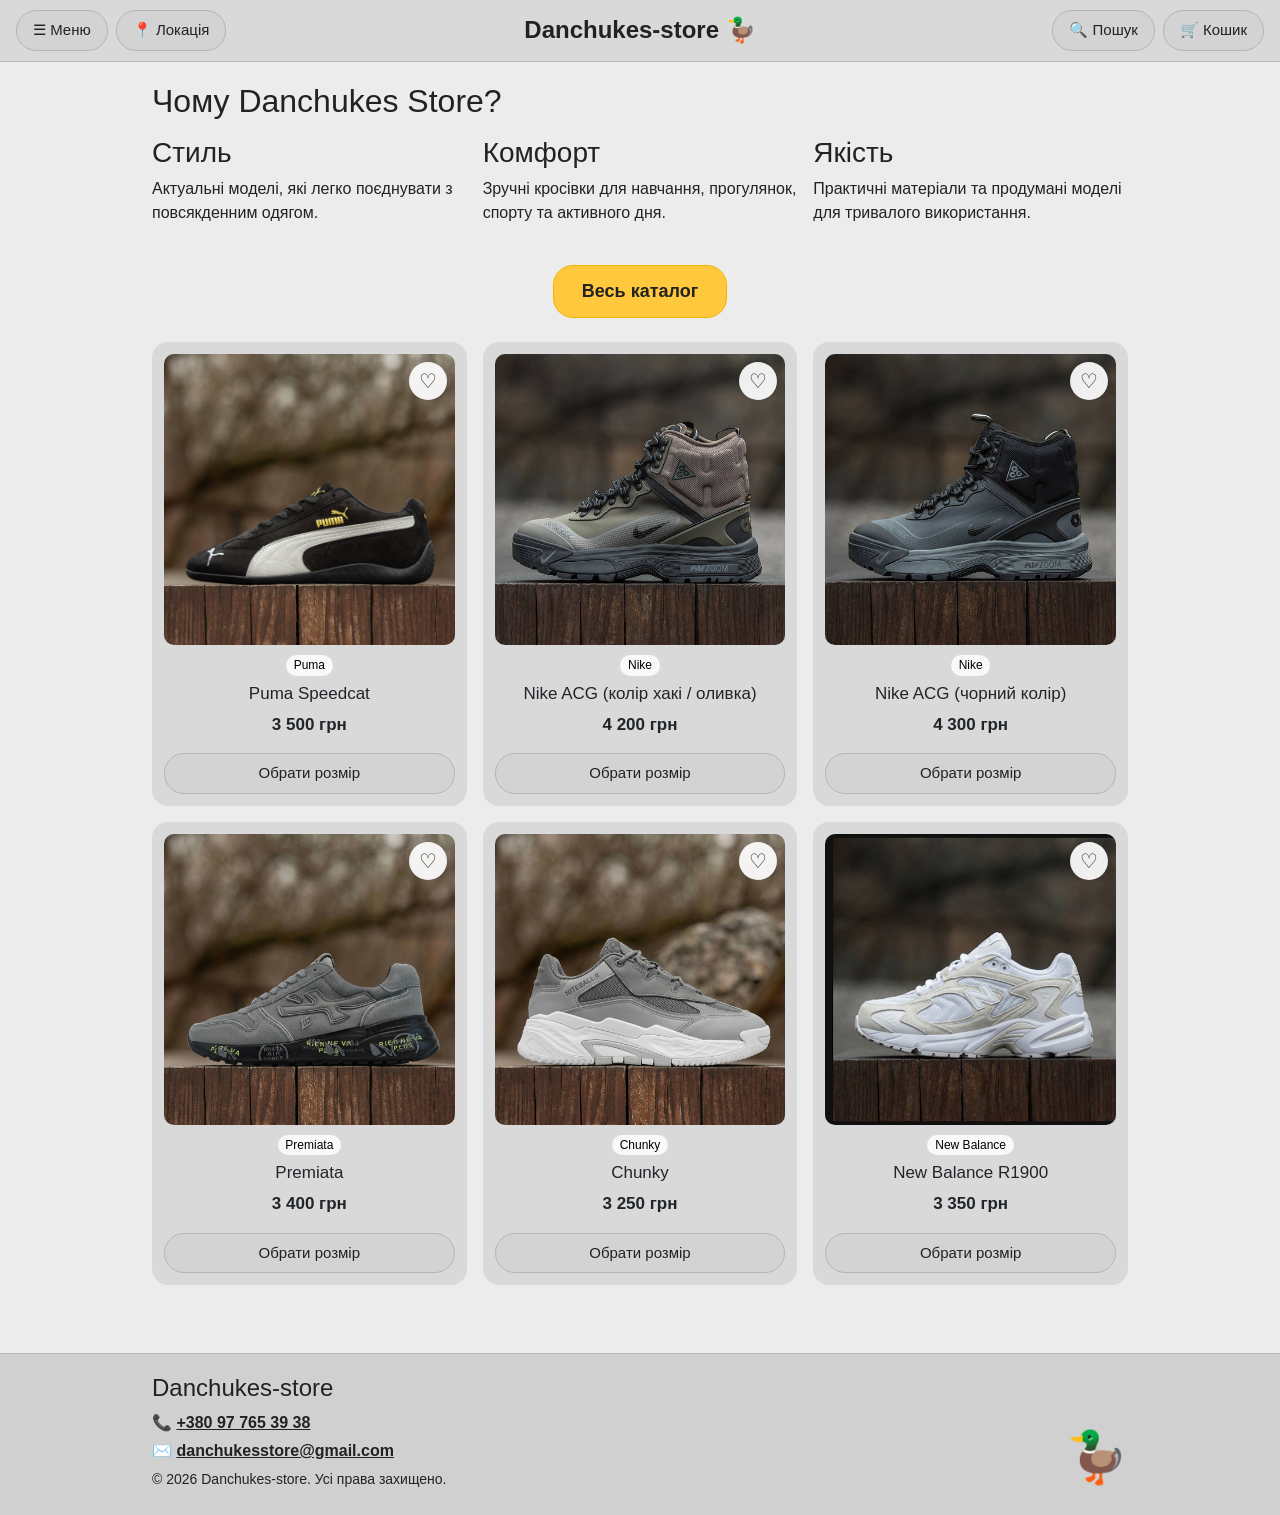
<file: index.html>
<!DOCTYPE html>
<html lang="uk">
<head>
    <meta charset="UTF-8">
    <meta name="viewport" content="width=device-width, initial-scale=1.0">
    <title>Danchukes-store — магазин кросівок у Львові</title>
    <meta name="description" content="Danchukes-store — стильні та зручні кросівки Nike, New Balance, Puma, Salomon та інших брендів. Доставка Новою Поштою по всій Україні.">
    <link rel="canonical" href="https://romko98765432-dot.github.io/danchukes-store/">
    <!-- Превʼю посилання в Telegram, Instagram, Viber, Facebook -->
    <meta property="og:type" content="website">
    <meta property="og:site_name" content="Danchukes-store">
    <meta property="og:locale" content="uk_UA">
    <meta property="og:title" content="Danchukes-store — магазин кросівок у Львові">
    <meta property="og:description" content="Nike, New Balance, Puma, Salomon та інші. Доставка Новою Поштою по всій Україні.">
    <meta property="og:url" content="https://romko98765432-dot.github.io/danchukes-store/">
    <meta property="og:image" content="https://romko98765432-dot.github.io/danchukes-store/img/1.jpg">
    <link rel="icon" href="data:image/svg+xml,<svg xmlns='http://www.w3.org/2000/svg' viewBox='0 0 100 100'><text y='.9em' font-size='90'>%F0%9F%A6%86</text></svg>">
    <!-- Bootstrap 5 (підключення через CDN) -->
    <link href="https://cdn.jsdelivr.net/npm/bootstrap@5.3.3/dist/css/bootstrap.min.css" rel="stylesheet">
    <!-- Свої стилі підключаємо ПІСЛЯ Bootstrap, щоб вони могли його перевизначати -->
    <link rel="stylesheet" href="style.css">
</head>
<body>

    <header class="header header-home" id="top">
        <div class="d-flex gap-2">
            <!-- Меню та локація: випадаючі вікна через <details> -->
            <details class="dropdown">
                <summary>☰<span class="hide-sm"> Меню</span></summary>
                <div class="panel shadow">
                    <h3 class="h5">Danchukes-store 🦆</h3>
                    <ul class="menu list-unstyled">
                        <li><a href="catalog.html">🛍 Каталог</a></li>
                        <li><a href="cart.html">🛒 Кошик</a></li>
                        <li><a href="contacts.html">📞 Контакти</a></li>
                        <li><a href="about.html">ℹ️ Про нас</a></li>
                    </ul>
                    <div class="socials d-flex justify-content-center gap-3 mt-2">
                        <a href="https://instagram.com" target="_blank" rel="noopener"><img src="icons/inst.png" alt="Instagram"></a>
                        <a href="https://t.me" target="_blank" rel="noopener"><img src="icons/tlg.png" alt="Telegram"></a>
                        <a href="https://facebook.com" target="_blank" rel="noopener"><img src="icons/fcb.png" alt="Facebook"></a>
                    </div>
                </div>
            </details>

            <details class="dropdown">
                <summary>📍<span class="hide-sm"> Локація</span></summary>
                <div class="panel shadow">
                    <h3 class="h5">📍 Наші магазини</h3>
                    <p><b>Магазин 1 (Центр)</b><br>
                    м. Львів, вул. Городоцька, 120<br>
                    Щодня з 10:00 до 20:00<br>
                    <a href="tel:+380977653938">+380 97 765 39 38</a></p>
                    <p class="mb-0"><b>Магазин 2 (ТРЦ King Cross)</b><br>
                    м. Львів, вул. Стрийська, 30<br>
                    Щодня з 10:00 до 22:00<br>
                    <a href="tel:+380977653939">+380 97 765 39 39</a></p>
                </div>
            </details>
        </div>

        <h1 class="logo"><a href="index.html">Danchukes-store 🦆</a></h1>

        <div class="d-flex gap-2 justify-content-end">
            <!-- Пошук: веде в каталог, там список фільтрується за запитом -->
            <details class="dropdown right">
                <summary>🔍<span class="hide-sm"> Пошук</span></summary>
                <div class="panel shadow">
                    <form action="catalog.html" role="search">
                        <input type="search" name="q" class="form-control rounded-pill" placeholder="Я шукаю..." aria-label="Пошук моделі">
                    </form>
                </div>
            </details>
            <a class="btn" href="cart.html">🛒<span class="hide-sm"> Кошик</span> <span class="cart-count" data-cart-count hidden>0</span></a>
        </div>
    </header>

    <main class="container">
        <!-- Bootstrap Carousel: слайдер із моделями, гортається сам кожні 5 секунд -->
        <section class="why mb-4">
            <h2 class="mb-3">Чому Danchukes Store?</h2>
            <!-- Bootstrap-сітка: на телефоні 1 колонка, на комп'ютері 3 -->
            <div class="row g-3">
                <div class="col-md-4">
                    <h3>Стиль</h3>
                    <p>Актуальні моделі, які легко поєднувати з повсякденним одягом.</p>
                </div>
                <div class="col-md-4">
                    <h3>Комфорт</h3>
                    <p>Зручні кросівки для навчання, прогулянок, спорту та активного дня.</p>
                </div>
                <div class="col-md-4">
                    <h3>Якість</h3>
                    <p>Практичні матеріали та продумані моделі для тривалого використання.</p>
                </div>
            </div>
        </section>

        <div class="text-center my-4">
            <a class="btn btn-big btn-main" href="catalog.html">Весь каталог</a>
        </div>

        <!-- Картки товарів підставляє shop.js зі списку PRODUCTS (моделі з HOME_PRODUCTS) -->
        <section id="featured" class="row row-cols-2 row-cols-md-3 g-3"></section>

        <!-- «Ви нещодавно переглядали» показує shop.js, якщо покупець уже відкривав товари -->
        <section id="recent" class="mt-5" hidden></section>
    </main>

    <footer class="footer mt-5">
        <div class="container d-flex justify-content-between align-items-end">
            <div>
                <h2 class="h4">Danchukes-store</h2>
                <p>📞 <a href="tel:+380977653938"><strong>+380 97 765 39 38</strong></a></p>
                <p>✉️ <a href="mailto:danchukesstore@gmail.com"><strong>danchukesstore@gmail.com</strong></a></p>
                <p><small>© 2026 Danchukes-store. Усі права захищено.</small></p>
            </div>
            <div class="footer-duck">🦆</div>
        </div>
    </footer>

    <script src="shop.js"></script>
</body>
</html>
</file>
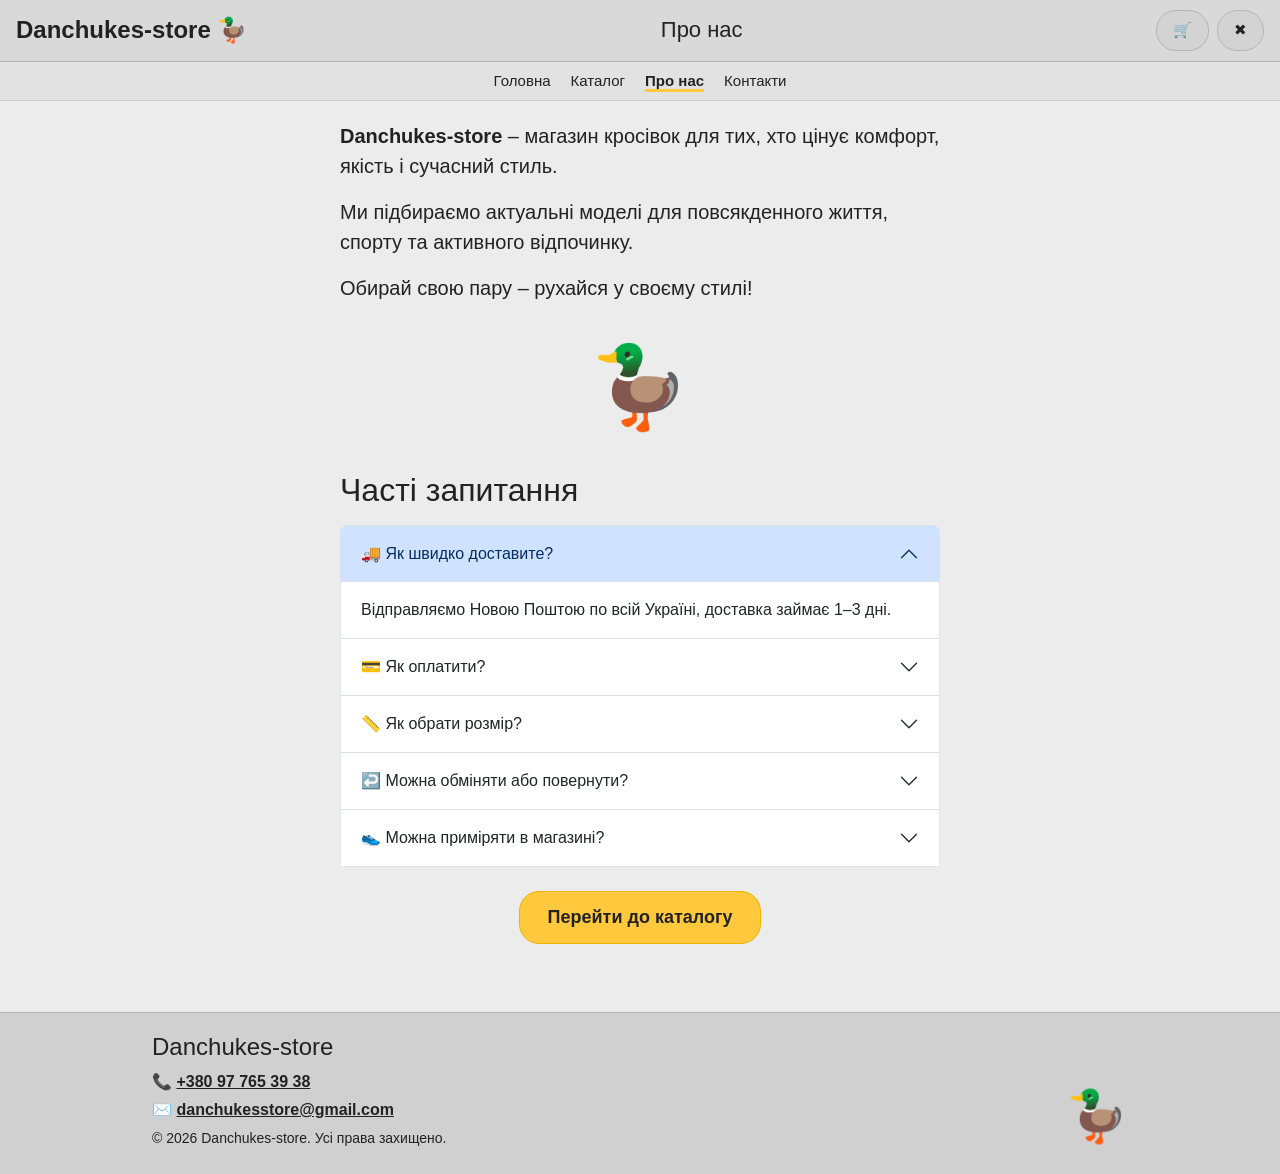
<file: about.html>
<!DOCTYPE html>
<html lang="uk">
<head>
    <meta charset="UTF-8">
    <meta name="viewport" content="width=device-width, initial-scale=1.0">
    <title>Про нас - Danchukes-store</title>
    <meta name="description" content="Danchukes-store — магазин кросівок для тих, хто цінує комфорт, якість і сучасний стиль.">
    <link rel="canonical" href="https://romko98765432-dot.github.io/danchukes-store/about.html">
    <meta property="og:type" content="website">
    <meta property="og:site_name" content="Danchukes-store">
    <meta property="og:locale" content="uk_UA">
    <meta property="og:title" content="Про нас — Danchukes-store">
    <meta property="og:description" content="Магазин кросівок для тих, хто цінує комфорт, якість і сучасний стиль.">
    <meta property="og:url" content="https://romko98765432-dot.github.io/danchukes-store/about.html">
    <meta property="og:image" content="https://romko98765432-dot.github.io/danchukes-store/img/1.jpg">
    <link rel="icon" href="data:image/svg+xml,<svg xmlns='http://www.w3.org/2000/svg' viewBox='0 0 100 100'><text y='.9em' font-size='90'>%F0%9F%A6%86</text></svg>">
    <!-- Bootstrap 5 (підключення через CDN) -->
    <link href="https://cdn.jsdelivr.net/npm/bootstrap@5.3.3/dist/css/bootstrap.min.css" rel="stylesheet">
    <!-- Свої стилі підключаємо ПІСЛЯ Bootstrap, щоб вони могли його перевизначати -->
    <link rel="stylesheet" href="style.css">
</head>
<body>

    <header class="header header-page" id="top">
        <a class="logo" href="index.html">Danchukes-store 🦆</a>
        <h1>Про нас</h1>
        <div class="d-flex gap-2">
            <a class="btn" href="cart.html" aria-label="Кошик">🛒 <span class="cart-count" data-cart-count hidden>0</span></a>
            <a class="btn" href="index.html" aria-label="На головну">✖</a>
        </div>
    </header>
    <nav class="subnav">
        <a href="index.html">Головна</a>
        <a href="catalog.html">Каталог</a>
        <a href="about.html" aria-current="page">Про нас</a>
        <a href="contacts.html">Контакти</a>
    </nav>

    <main class="container">
        <section class="text-block mx-auto fs-5">
            <p><strong>Danchukes-store</strong> – магазин кросівок для тих, хто цінує комфорт, якість і сучасний стиль.</p>
            <p>Ми підбираємо актуальні моделі для повсякденного життя, спорту та активного відпочинку.</p>
            <p>Обирай свою пару – рухайся у своєму стилі!</p>
            <div class="big-emoji text-center my-4">🦆</div>
        </section>

        <!-- Bootstrap Accordion: часті запитання, відкривається по одному -->
        <section class="text-block mx-auto mt-4">
            <h2 class="mb-3">Часті запитання</h2>
            <!-- Bootstrap Accordion на звичайних <details> — без JavaScript.
                 Однаковий name="faq" робить так, що відкрита лише одна відповідь -->
            <div class="accordion css-accordion">
                <details class="accordion-item" name="faq" open>
                    <summary class="accordion-button">🚚 Як швидко доставите?</summary>
                    <div class="accordion-body">Відправляємо Новою Поштою по всій Україні, доставка займає 1–3 дні.</div>
                </details>
                <details class="accordion-item" name="faq">
                    <summary class="accordion-button">💳 Як оплатити?</summary>
                    <div class="accordion-body">Оплата при отриманні у відділенні або поштоматі Нової Пошти. Передоплата не потрібна.</div>
                </details>
                <details class="accordion-item" name="faq">
                    <summary class="accordion-button">📏 Як обрати розмір?</summary>
                    <div class="accordion-body">На сторінці кожної моделі натисніть «📏 Як обрати розмір?», там є таблиця розмірів EU з довжиною стопи в сантиметрах.</div>
                </details>
                <details class="accordion-item" name="faq">
                    <summary class="accordion-button">↩️ Можна обміняти або повернути?</summary>
                    <div class="accordion-body">Так, протягом 14 днів. Зателефонуйте нам за номером <a href="tel:+380977653938">+380 97 765 39 38</a>, і ми підкажемо, як це зробити.</div>
                </details>
                <details class="accordion-item" name="faq">
                    <summary class="accordion-button">👟 Можна приміряти в магазині?</summary>
                    <div class="accordion-body">Так, приходьте у наші магазини у Львові: вул. Городоцька, 120 (щодня 10:00–20:00) або ТРЦ King Cross, вул. Стрийська, 30 (щодня 10:00–22:00).</div>
                </details>
            </div>

            <div class="text-center mt-4">
                <a class="btn btn-big btn-main" href="catalog.html">Перейти до каталогу</a>
            </div>
        </section>
    </main>

    <footer class="footer mt-5">
        <div class="container d-flex justify-content-between align-items-end">
            <div>
                <h2 class="h4">Danchukes-store</h2>
                <p>📞 <a href="tel:+380977653938"><strong>+380 97 765 39 38</strong></a></p>
                <p>✉️ <a href="mailto:danchukesstore@gmail.com"><strong>danchukesstore@gmail.com</strong></a></p>
                <p><small>© 2026 Danchukes-store. Усі права захищено.</small></p>
            </div>
            <div class="footer-duck">🦆</div>
        </div>
    </footer>

    <script src="shop.js"></script>
</body>
</html>
</file>
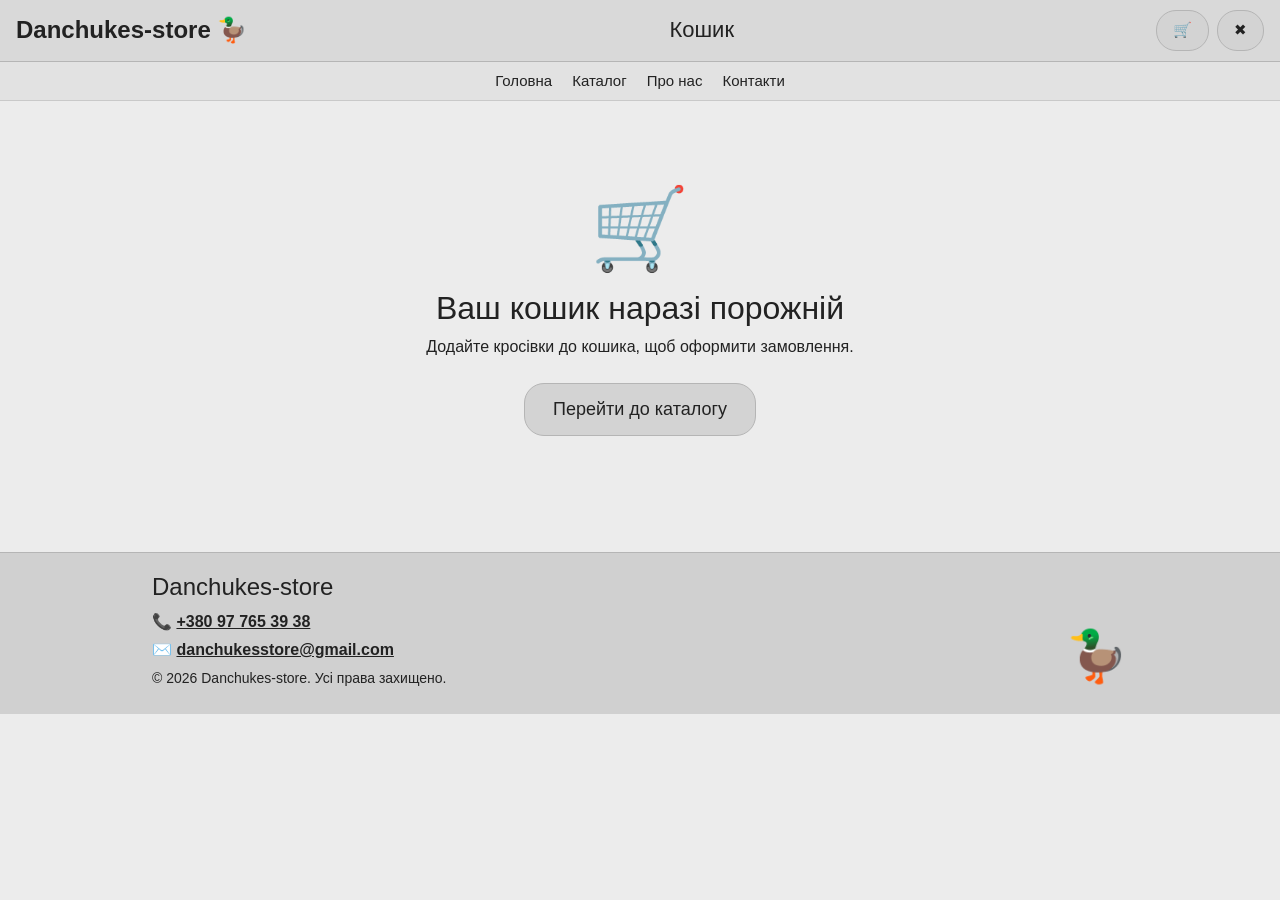
<file: cart.html>
<!DOCTYPE html>
<html lang="uk">
<head>
    <meta charset="UTF-8">
    <meta name="viewport" content="width=device-width, initial-scale=1.0">
    <title>Кошик - Danchukes-store</title>
    <meta name="description" content="Ваш кошик у Danchukes-store: змініть розмір чи кількість і оформіть замовлення.">
    <link rel="icon" href="data:image/svg+xml,<svg xmlns='http://www.w3.org/2000/svg' viewBox='0 0 100 100'><text y='.9em' font-size='90'>%F0%9F%A6%86</text></svg>">
    <!-- Bootstrap 5 (підключення через CDN) -->
    <link href="https://cdn.jsdelivr.net/npm/bootstrap@5.3.3/dist/css/bootstrap.min.css" rel="stylesheet">
    <!-- Свої стилі підключаємо ПІСЛЯ Bootstrap, щоб вони могли його перевизначати -->
    <link rel="stylesheet" href="style.css">
</head>
<body>

    <header class="header header-page" id="top">
        <a class="logo" href="index.html">Danchukes-store 🦆</a>
        <h1>Кошик</h1>
        <div class="d-flex gap-2">
            <a class="btn" href="cart.html" aria-label="Кошик">🛒 <span class="cart-count" data-cart-count hidden>0</span></a>
            <a class="btn" href="index.html" aria-label="На головну">✖</a>
        </div>
    </header>
    <nav class="subnav">
        <a href="index.html">Головна</a>
        <a href="catalog.html">Каталог</a>
        <a href="about.html">Про нас</a>
        <a href="contacts.html">Контакти</a>
    </nav>

    <main class="container">
        <!-- Товари в кошику (або «кошик порожній») показує shop.js -->
        <div id="cart-page"></div>
    </main>

    <footer class="footer mt-5">
        <div class="container d-flex justify-content-between align-items-end">
            <div>
                <h2 class="h4">Danchukes-store</h2>
                <p>📞 <a href="tel:+380977653938"><strong>+380 97 765 39 38</strong></a></p>
                <p>✉️ <a href="mailto:danchukesstore@gmail.com"><strong>danchukesstore@gmail.com</strong></a></p>
                <p><small>© 2026 Danchukes-store. Усі права захищено.</small></p>
            </div>
            <div class="footer-duck">🦆</div>
        </div>
    </footer>

    <script src="shop.js"></script>
</body>
</html>
</file>
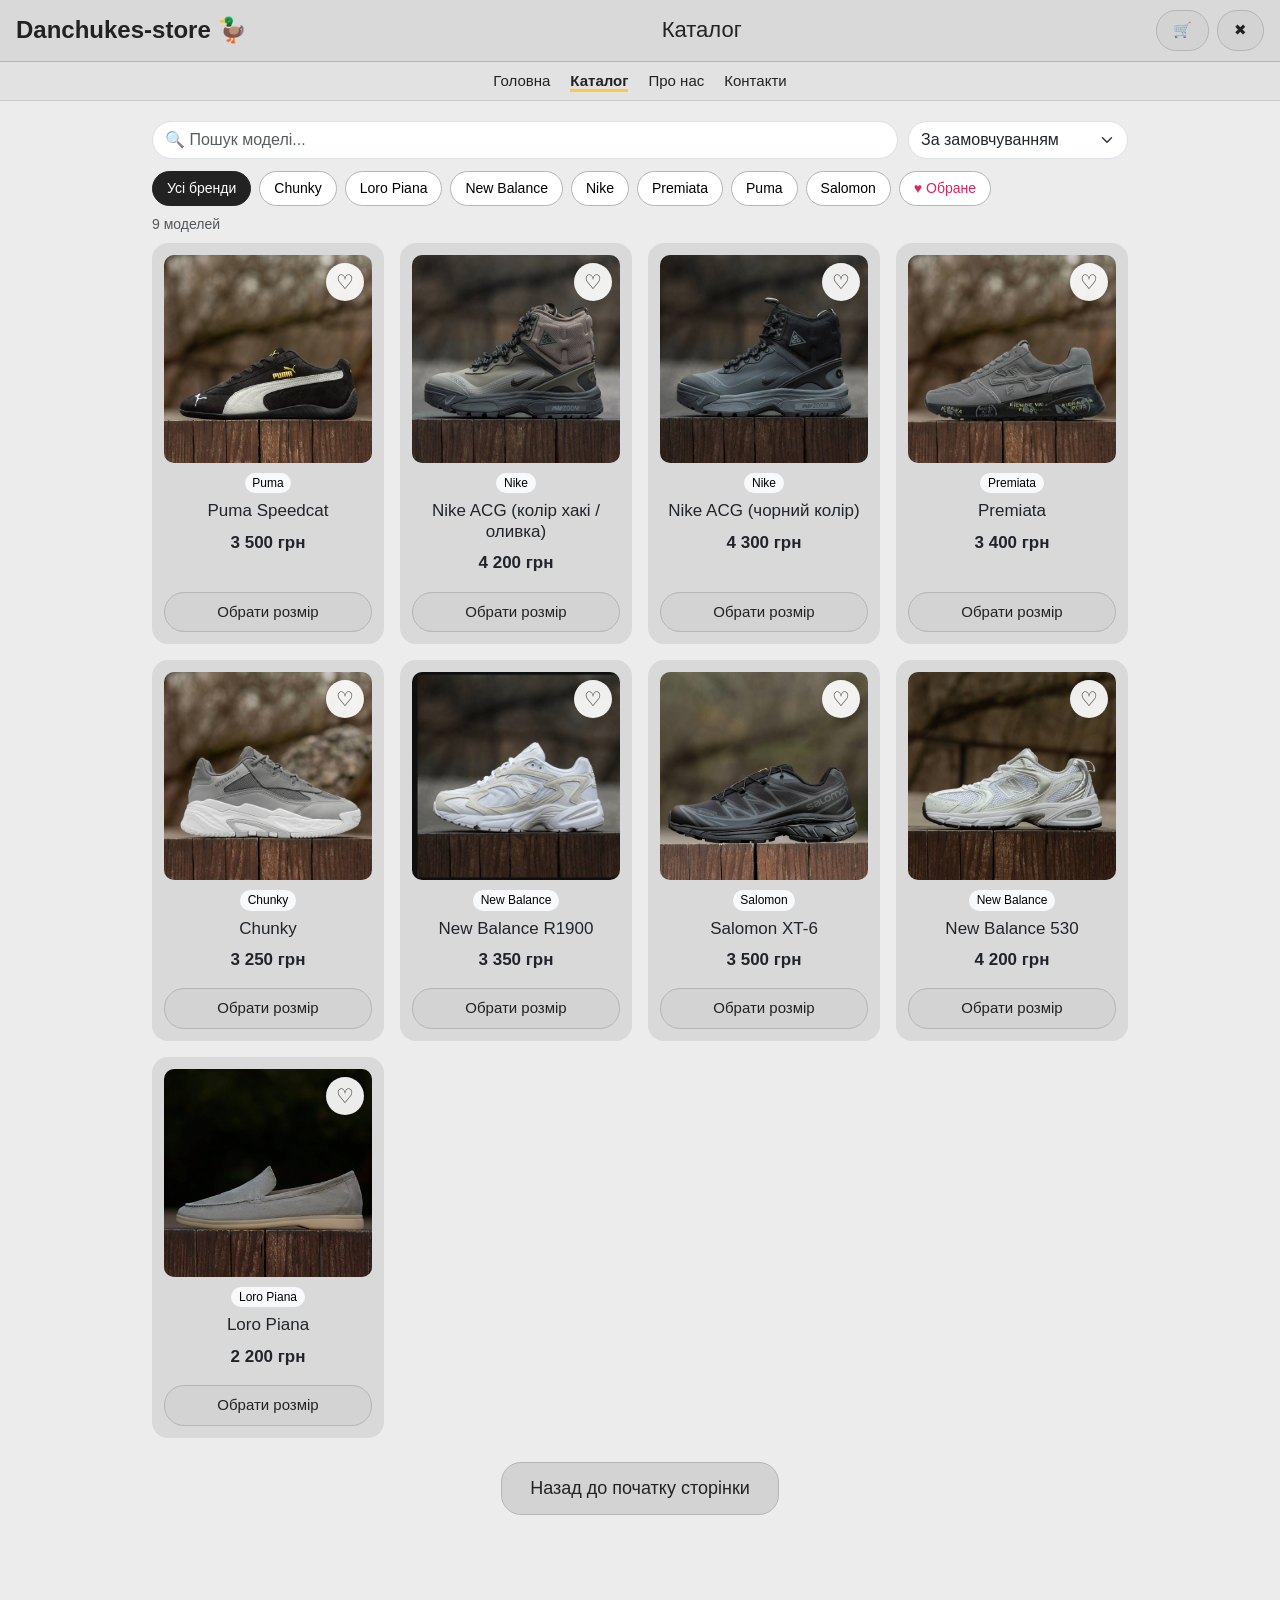
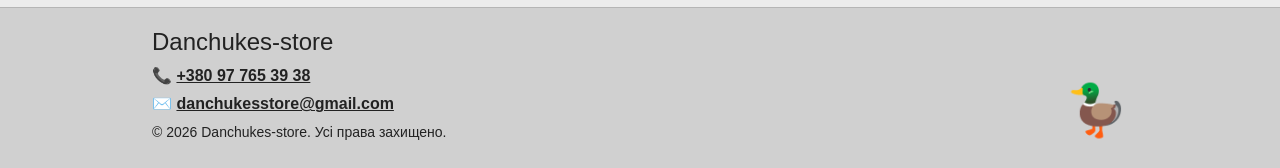
<file: catalog.html>
<!DOCTYPE html>
<html lang="uk">
<head>
    <meta charset="UTF-8">
    <meta name="viewport" content="width=device-width, initial-scale=1.0">
    <title>Каталог - Danchukes-store</title>
    <meta name="description" content="Каталог кросівок Danchukes-store: Nike, New Balance, Puma, Salomon, Premiata та інші. Пошук, фільтр за брендом і сортування за ціною.">
    <link rel="canonical" href="https://romko98765432-dot.github.io/danchukes-store/catalog.html">
    <!-- Превʼю посилання в Telegram, Instagram, Viber, Facebook -->
    <meta property="og:type" content="website">
    <meta property="og:site_name" content="Danchukes-store">
    <meta property="og:locale" content="uk_UA">
    <meta property="og:title" content="Каталог кросівок — Danchukes-store">
    <meta property="og:description" content="Nike, New Balance, Puma, Salomon, Premiata та інші моделі. Доставка Новою Поштою.">
    <meta property="og:url" content="https://romko98765432-dot.github.io/danchukes-store/catalog.html">
    <meta property="og:image" content="https://romko98765432-dot.github.io/danchukes-store/img/8.jpg">
    <link rel="icon" href="data:image/svg+xml,<svg xmlns='http://www.w3.org/2000/svg' viewBox='0 0 100 100'><text y='.9em' font-size='90'>%F0%9F%A6%86</text></svg>">
    <!-- Bootstrap 5 (підключення через CDN) -->
    <link href="https://cdn.jsdelivr.net/npm/bootstrap@5.3.3/dist/css/bootstrap.min.css" rel="stylesheet">
    <!-- Свої стилі підключаємо ПІСЛЯ Bootstrap, щоб вони могли його перевизначати -->
    <link rel="stylesheet" href="style.css">
</head>
<body>

    <header class="header header-page" id="top">
        <a class="logo" href="index.html">Danchukes-store 🦆</a>
        <h1>Каталог</h1>
        <div class="d-flex gap-2">
            <a class="btn" href="cart.html" aria-label="Кошик">🛒 <span class="cart-count" data-cart-count hidden>0</span></a>
            <a class="btn" href="index.html" aria-label="На головну">✖</a>
        </div>
    </header>
    <nav class="subnav">
        <a href="index.html">Головна</a>
        <a href="catalog.html" aria-current="page">Каталог</a>
        <a href="about.html">Про нас</a>
        <a href="contacts.html">Контакти</a>
    </nav>

    <main class="container">
        <!-- Пошук і сортування -->
        <form class="catalog-toolbar" id="catalog-tools" role="search">
            <input type="search" id="catalog-search" class="form-control rounded-pill" placeholder="🔍 Пошук моделі..." aria-label="Пошук моделі">
            <select id="catalog-sort" class="form-select rounded-pill" aria-label="Сортування">
                <option value="default">За замовчуванням</option>
                <option value="cheap">Спочатку дешевші</option>
                <option value="expensive">Спочатку дорожчі</option>
                <option value="name">За назвою</option>
            </select>
        </form>

        <!-- Кнопки брендів підставляє shop.js -->
        <div id="brand-chips" class="chips"></div>
        <p id="catalog-count" class="small text-muted mb-2"></p>

        <!-- Картки товарів підставляє shop.js зі списку PRODUCTS -->
        <section id="catalog-grid" class="row row-cols-2 row-cols-md-3 row-cols-lg-4 g-3"></section>

        <div id="catalog-empty" class="text-center py-5" hidden>
            <div class="big-emoji">🦆</div>
            <h2>Нічого не знайдено</h2>
            <p id="catalog-empty-text">Спробуйте іншу назву або скиньте фільтри.</p>
            <button type="button" class="btn" id="catalog-reset">Скинути фільтри</button>
        </div>

        <div class="text-center my-4">
            <a class="btn btn-big" href="#top">Назад до початку сторінки</a>
        </div>
    </main>

    <footer class="footer mt-5">
        <div class="container d-flex justify-content-between align-items-end">
            <div>
                <h2 class="h4">Danchukes-store</h2>
                <p>📞 <a href="tel:+380977653938"><strong>+380 97 765 39 38</strong></a></p>
                <p>✉️ <a href="mailto:danchukesstore@gmail.com"><strong>danchukesstore@gmail.com</strong></a></p>
                <p><small>© 2026 Danchukes-store. Усі права захищено.</small></p>
            </div>
            <div class="footer-duck">🦆</div>
        </div>
    </footer>

    <script src="shop.js"></script>
</body>
</html>
</file>
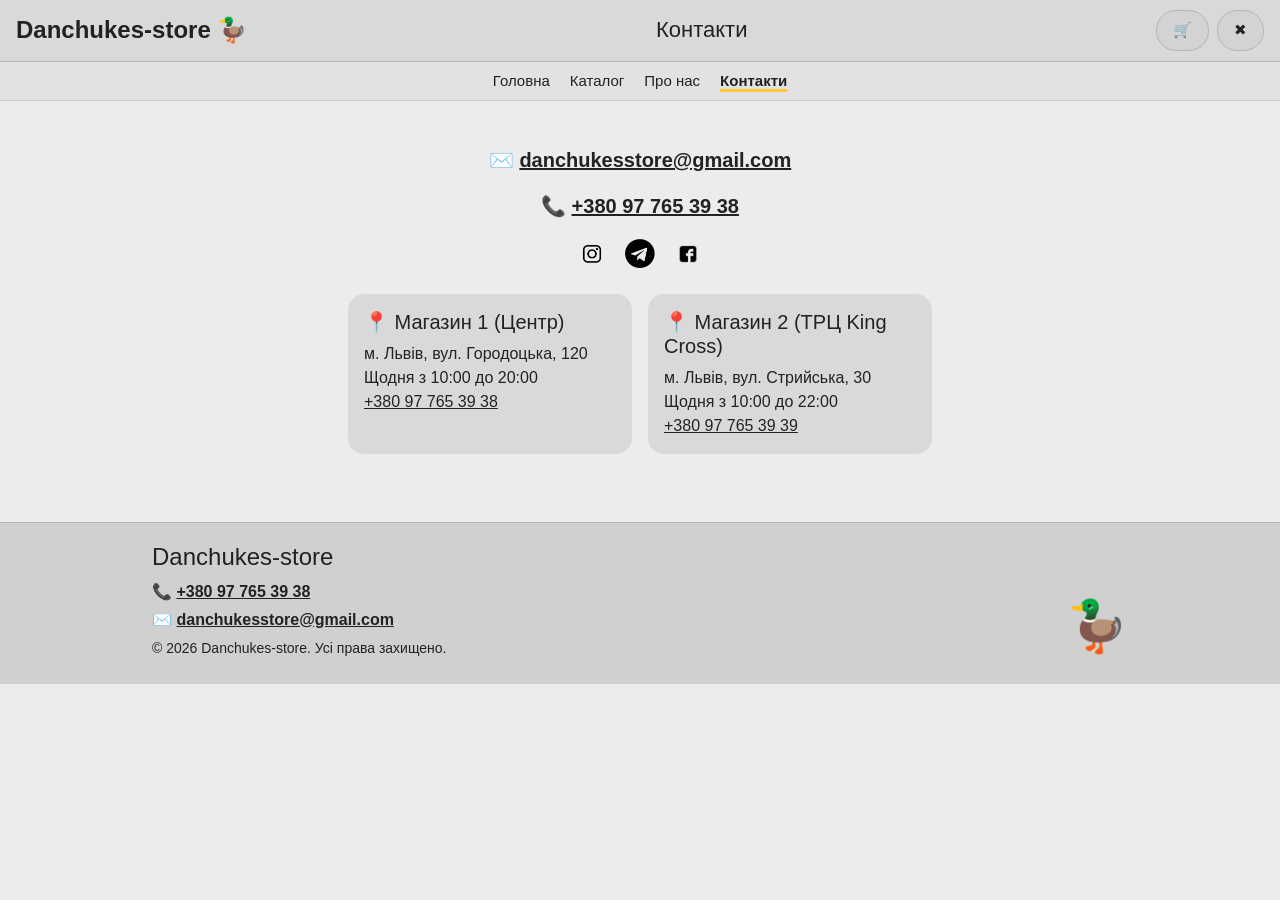
<file: contacts.html>
<!DOCTYPE html>
<html lang="uk">
<head>
    <meta charset="UTF-8">
    <meta name="viewport" content="width=device-width, initial-scale=1.0">
    <title>Контакти - Danchukes-store</title>
    <meta name="description" content="Контакти Danchukes-store: телефон, пошта, адреси магазинів у Львові та соцмережі.">
    <link rel="canonical" href="https://romko98765432-dot.github.io/danchukes-store/contacts.html">
    <meta property="og:type" content="website">
    <meta property="og:site_name" content="Danchukes-store">
    <meta property="og:locale" content="uk_UA">
    <meta property="og:title" content="Контакти — Danchukes-store">
    <meta property="og:description" content="Два магазини у Львові: вул. Городоцька, 120 і ТРЦ King Cross. Телефон +380 97 765 39 38.">
    <meta property="og:url" content="https://romko98765432-dot.github.io/danchukes-store/contacts.html">
    <meta property="og:image" content="https://romko98765432-dot.github.io/danchukes-store/img/1.jpg">
    <link rel="icon" href="data:image/svg+xml,<svg xmlns='http://www.w3.org/2000/svg' viewBox='0 0 100 100'><text y='.9em' font-size='90'>%F0%9F%A6%86</text></svg>">
    <!-- Bootstrap 5 (підключення через CDN) -->
    <link href="https://cdn.jsdelivr.net/npm/bootstrap@5.3.3/dist/css/bootstrap.min.css" rel="stylesheet">
    <!-- Свої стилі підключаємо ПІСЛЯ Bootstrap, щоб вони могли його перевизначати -->
    <link rel="stylesheet" href="style.css">
</head>
<body>

    <header class="header header-page" id="top">
        <a class="logo" href="index.html">Danchukes-store 🦆</a>
        <h1>Контакти</h1>
        <div class="d-flex gap-2">
            <a class="btn" href="cart.html" aria-label="Кошик">🛒 <span class="cart-count" data-cart-count hidden>0</span></a>
            <a class="btn" href="index.html" aria-label="На головну">✖</a>
        </div>
    </header>
    <nav class="subnav">
        <a href="index.html">Головна</a>
        <a href="catalog.html">Каталог</a>
        <a href="about.html">Про нас</a>
        <a href="contacts.html" aria-current="page">Контакти</a>
    </nav>

    <main class="container">
        <section class="text-block mx-auto fs-5 text-center my-4">
            <p>✉️ <a href="mailto:danchukesstore@gmail.com"><strong>danchukesstore@gmail.com</strong></a></p>
            <p>📞 <a href="tel:+380977653938"><strong>+380 97 765 39 38</strong></a></p>
            <div class="socials d-flex justify-content-center gap-3 mt-2">
                <a href="https://instagram.com" target="_blank" rel="noopener"><img src="icons/inst.png" alt="Instagram"></a>
                <a href="https://t.me" target="_blank" rel="noopener"><img src="icons/tlg.png" alt="Telegram"></a>
                <a href="https://facebook.com" target="_blank" rel="noopener"><img src="icons/fcb.png" alt="Facebook"></a>
            </div>
        </section>

        <!-- Адреси магазинів -->
        <section class="row g-3 text-block mx-auto">
            <div class="col-md-6">
                <div class="contact-card">
                    <h2 class="h5">📍 Магазин 1 (Центр)</h2>
                    <p class="mb-0">м. Львів, вул. Городоцька, 120<br>
                    Щодня з 10:00 до 20:00<br>
                    <a href="tel:+380977653938">+380 97 765 39 38</a></p>
                </div>
            </div>
            <div class="col-md-6">
                <div class="contact-card">
                    <h2 class="h5">📍 Магазин 2 (ТРЦ King Cross)</h2>
                    <p class="mb-0">м. Львів, вул. Стрийська, 30<br>
                    Щодня з 10:00 до 22:00<br>
                    <a href="tel:+380977653939">+380 97 765 39 39</a></p>
                </div>
            </div>
        </section>
    </main>

    <footer class="footer mt-5">
        <div class="container d-flex justify-content-between align-items-end">
            <div>
                <h2 class="h4">Danchukes-store</h2>
                <p>📞 <a href="tel:+380977653938"><strong>+380 97 765 39 38</strong></a></p>
                <p>✉️ <a href="mailto:danchukesstore@gmail.com"><strong>danchukesstore@gmail.com</strong></a></p>
                <p><small>© 2026 Danchukes-store. Усі права захищено.</small></p>
            </div>
            <div class="footer-duck">🦆</div>
        </div>
    </footer>

    <script src="shop.js"></script>
</body>
</html>
</file>
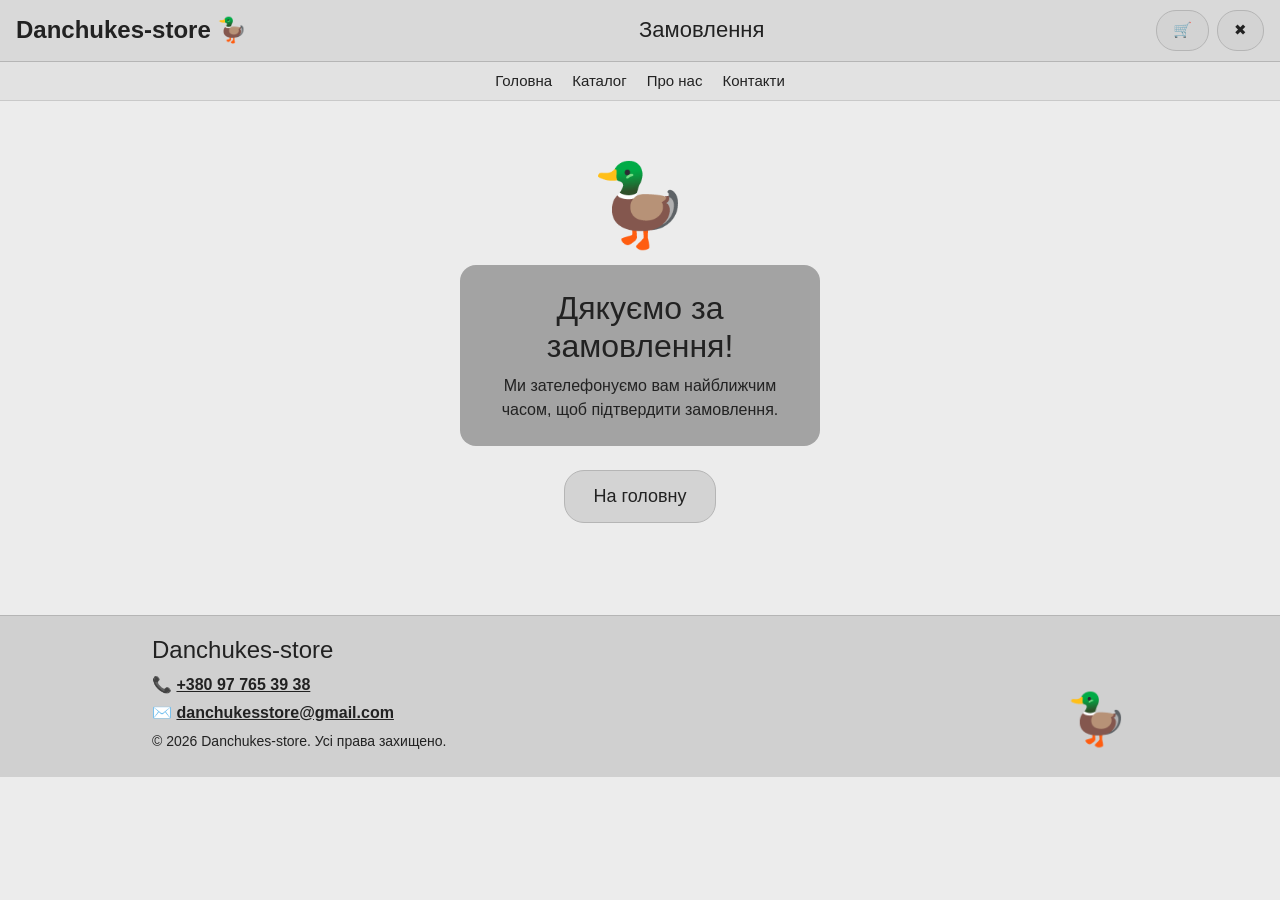
<file: dyakuyu.html>
<!DOCTYPE html>
<html lang="uk">
<head>
    <meta charset="UTF-8">
    <meta name="viewport" content="width=device-width, initial-scale=1.0">
    <title>Дякуємо - Danchukes-store</title>
    <meta name="description" content="Дякуємо за замовлення в Danchukes-store!">
    <link rel="icon" href="data:image/svg+xml,<svg xmlns='http://www.w3.org/2000/svg' viewBox='0 0 100 100'><text y='.9em' font-size='90'>%F0%9F%A6%86</text></svg>">
    <!-- Bootstrap 5 (підключення через CDN) -->
    <link href="https://cdn.jsdelivr.net/npm/bootstrap@5.3.3/dist/css/bootstrap.min.css" rel="stylesheet">
    <!-- Свої стилі підключаємо ПІСЛЯ Bootstrap, щоб вони могли його перевизначати -->
    <link rel="stylesheet" href="style.css">
</head>
<body data-clear-cart>

    <header class="header header-page" id="top">
        <a class="logo" href="index.html">Danchukes-store 🦆</a>
        <h1>Замовлення</h1>
        <div class="d-flex gap-2">
            <a class="btn" href="cart.html" aria-label="Кошик">🛒 <span class="cart-count" data-cart-count hidden>0</span></a>
            <a class="btn" href="index.html" aria-label="На головну">✖</a>
        </div>
    </header>
    <nav class="subnav">
        <a href="index.html">Головна</a>
        <a href="catalog.html">Каталог</a>
        <a href="about.html">Про нас</a>
        <a href="contacts.html">Контакти</a>
    </nav>

    <main class="container">
        <section class="text-center my-4">
            <div class="big-emoji">🦆</div>
            <div class="message-box mx-auto mb-4 p-4">
                <h2>Дякуємо за замовлення!</h2>
                <!-- Номер замовлення підставляє shop.js -->
                <p class="order-number" data-order-number hidden></p>
                <p class="mb-0">Ми зателефонуємо вам найближчим часом, щоб підтвердити замовлення.</p>
            </div>
            <a class="btn btn-big" href="index.html">На головну</a>
        </section>
    </main>

    <footer class="footer mt-5">
        <div class="container d-flex justify-content-between align-items-end">
            <div>
                <h2 class="h4">Danchukes-store</h2>
                <p>📞 <a href="tel:+380977653938"><strong>+380 97 765 39 38</strong></a></p>
                <p>✉️ <a href="mailto:danchukesstore@gmail.com"><strong>danchukesstore@gmail.com</strong></a></p>
                <p><small>© 2026 Danchukes-store. Усі права захищено.</small></p>
            </div>
            <div class="footer-duck">🦆</div>
        </div>
    </footer>

    <script src="shop.js"></script>
</body>
</html>
</file>
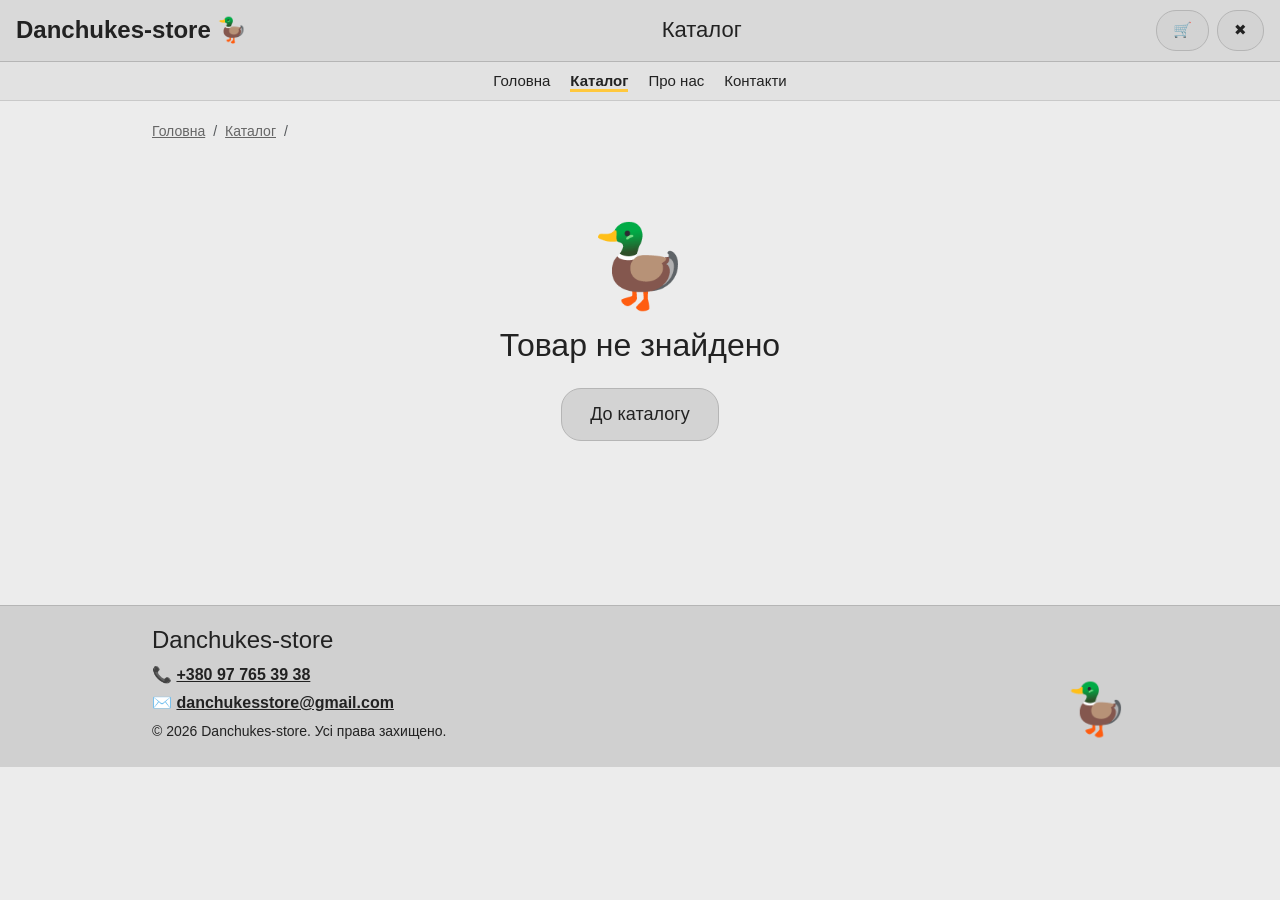
<file: product.html>
<!DOCTYPE html>
<html lang="uk">
<head>
    <meta charset="UTF-8">
    <meta name="viewport" content="width=device-width, initial-scale=1.0">
    <title>Товар - Danchukes-store</title>
    <meta name="description" content="Оберіть розмір і додайте кросівки в кошик. Доставка Новою Поштою за 1–3 дні, оплата при отриманні.">
    <!-- Превʼю посилання в Telegram, Instagram, Viber, Facebook -->
    <meta property="og:type" content="website">
    <meta property="og:site_name" content="Danchukes-store">
    <meta property="og:locale" content="uk_UA">
    <meta property="og:title" content="Кросівки — Danchukes-store">
    <meta property="og:description" content="Оберіть розмір і замовте з доставкою Новою Поштою. Оплата при отриманні.">
    <meta property="og:image" content="https://romko98765432-dot.github.io/danchukes-store/img/7.jpg">
    <link rel="icon" href="data:image/svg+xml,<svg xmlns='http://www.w3.org/2000/svg' viewBox='0 0 100 100'><text y='.9em' font-size='90'>%F0%9F%A6%86</text></svg>">
    <!-- Bootstrap 5 (підключення через CDN) -->
    <link href="https://cdn.jsdelivr.net/npm/bootstrap@5.3.3/dist/css/bootstrap.min.css" rel="stylesheet">
    <!-- Свої стилі підключаємо ПІСЛЯ Bootstrap, щоб вони могли його перевизначати -->
    <link rel="stylesheet" href="style.css">
</head>
<body>

    <header class="header header-page" id="top">
        <a class="logo" href="index.html">Danchukes-store 🦆</a>
        <h1>Каталог</h1>
        <div class="d-flex gap-2">
            <a class="btn" href="cart.html" aria-label="Кошик">🛒 <span class="cart-count" data-cart-count hidden>0</span></a>
            <a class="btn" href="index.html" aria-label="На головну">✖</a>
        </div>
    </header>
    <nav class="subnav">
        <a href="index.html">Головна</a>
        <a href="catalog.html" aria-current="page">Каталог</a>
        <a href="about.html">Про нас</a>
        <a href="contacts.html">Контакти</a>
    </nav>

    <main class="container">
        <!-- Bootstrap Breadcrumb: «хлібні крихти», як на великих магазинах -->
        <nav aria-label="breadcrumb" class="crumbs">
            <ol class="breadcrumb">
                <li class="breadcrumb-item"><a href="index.html">Головна</a></li>
                <li class="breadcrumb-item"><a href="catalog.html">Каталог</a></li>
                <li class="breadcrumb-item active" aria-current="page" data-product-name></li>
            </ol>
        </nav>

        <!-- Вміст сторінки (фото, ціна, розміри) підставляє shop.js за параметром ?id= -->
        <div id="product-page"></div>

        <section id="related" class="mt-5"></section>
        <section id="recent" class="mt-5" hidden></section>
    </main>

    <footer class="footer mt-5">
        <div class="container d-flex justify-content-between align-items-end">
            <div>
                <h2 class="h4">Danchukes-store</h2>
                <p>📞 <a href="tel:+380977653938"><strong>+380 97 765 39 38</strong></a></p>
                <p>✉️ <a href="mailto:danchukesstore@gmail.com"><strong>danchukesstore@gmail.com</strong></a></p>
                <p><small>© 2026 Danchukes-store. Усі права захищено.</small></p>
            </div>
            <div class="footer-duck">🦆</div>
        </div>
    </footer>

    <script src="shop.js"></script>
</body>
</html>
</file>
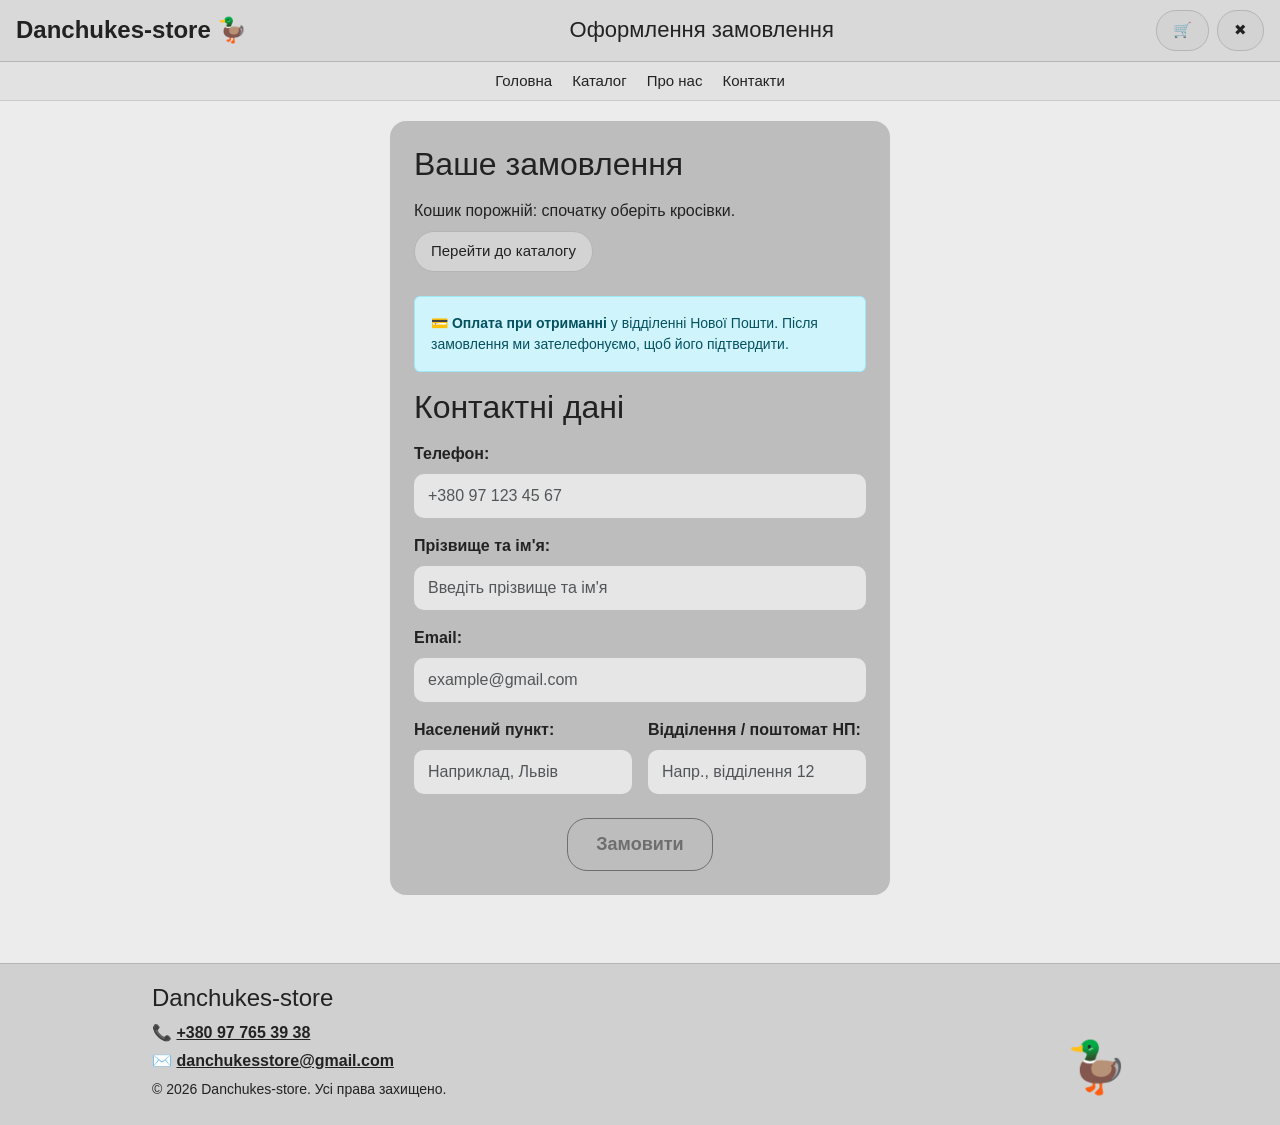
<file: zamovlenya.html>
<!DOCTYPE html>
<html lang="uk">
<head>
    <meta charset="UTF-8">
    <meta name="viewport" content="width=device-width, initial-scale=1.0">
    <title>Оформлення замовлення - Danchukes-store</title>
    <meta name="description" content="Оформлення замовлення в Danchukes-store: доставка Новою Поштою, оплата при отриманні.">
    <link rel="icon" href="data:image/svg+xml,<svg xmlns='http://www.w3.org/2000/svg' viewBox='0 0 100 100'><text y='.9em' font-size='90'>%F0%9F%A6%86</text></svg>">
    <!-- Bootstrap 5 (підключення через CDN) -->
    <link href="https://cdn.jsdelivr.net/npm/bootstrap@5.3.3/dist/css/bootstrap.min.css" rel="stylesheet">
    <!-- Свої стилі підключаємо ПІСЛЯ Bootstrap, щоб вони могли його перевизначати -->
    <link rel="stylesheet" href="style.css">
</head>
<body>

    <header class="header header-page" id="top">
        <a class="logo" href="index.html">Danchukes-store 🦆</a>
        <h1>Оформлення замовлення</h1>
        <div class="d-flex gap-2">
            <a class="btn" href="cart.html" aria-label="Кошик">🛒 <span class="cart-count" data-cart-count hidden>0</span></a>
            <a class="btn" href="index.html" aria-label="На головну">✖</a>
        </div>
    </header>
    <nav class="subnav">
        <a href="index.html">Головна</a>
        <a href="catalog.html">Каталог</a>
        <a href="about.html">Про нас</a>
        <a href="contacts.html">Контакти</a>
    </nav>

    <main class="container">
        <form class="form mx-auto p-4" action="dyakuyu.html" method="get">
            <h2 class="mb-3">Ваше замовлення</h2>
            <!-- Товари з кошика (модель, розмір, кількість) підставляє shop.js -->
            <div id="order-summary" class="mb-4"></div>

            <!-- Bootstrap Alert -->
            <div class="alert alert-info small" role="note">
                💳 <strong>Оплата при отриманні</strong> у відділенні Нової Пошти.
                Після замовлення ми зателефонуємо, щоб його підтвердити.
            </div>

            <h2 class="mb-3">Контактні дані</h2>

            <div class="mb-3">
                <label for="phone" class="form-label">Телефон:</label>
                <input type="tel" class="form-control" id="phone" name="phone" placeholder="+380 97 123 45 67" autocomplete="tel" inputmode="tel" required>
            </div>

            <div class="mb-3">
                <label for="fullname" class="form-label">Прізвище та ім'я:</label>
                <input type="text" class="form-control" id="fullname" name="fullname" placeholder="Введіть прізвище та ім'я" autocomplete="name" required>
            </div>

            <div class="mb-3">
                <label for="email" class="form-label">Email:</label>
                <input type="email" class="form-control" id="email" name="email" placeholder="example@gmail.com" autocomplete="email" required>
            </div>

            <!-- Місто й відділення поруч на комп'ютері і одне під одним на телефоні -->
            <div class="row g-3">
                <div class="col-md-6">
                    <label for="city" class="form-label">Населений пункт:</label>
                    <input class="form-control" id="city" name="city" list="cities" placeholder="Наприклад, Львів" autocomplete="address-level2" required>
                    <!-- Підказки під час введення; можна вписати будь-який населений пункт -->
                    <datalist id="cities">
                        <option value="Київ">
                        <option value="Львів">
                        <option value="Харків">
                        <option value="Одеса">
                        <option value="Дніпро">
                        <option value="Запоріжжя">
                        <option value="Вінниця">
                        <option value="Полтава">
                        <option value="Івано-Франківськ">
                        <option value="Тернопіль">
                        <option value="Луцьк">
                        <option value="Рівне">
                        <option value="Ужгород">
                        <option value="Чернівці">
                        <option value="Хмельницький">
                        <option value="Житомир">
                        <option value="Черкаси">
                        <option value="Суми">
                        <option value="Чернігів">
                        <option value="Кропивницький">
                        <option value="Миколаїв">
                        <option value="Херсон">
                    </datalist>
                </div>
                <div class="col-md-6">
                    <label for="department" class="form-label">Відділення / поштомат НП:</label>
                    <input class="form-control" id="department" name="department" placeholder="Напр., відділення 12" required>
                </div>
            </div>

            <!-- Пастка для спам-ботів: людина це поле не бачить, бот заповнить -->
            <input type="checkbox" id="botcheck" name="botcheck" class="d-none" tabindex="-1" autocomplete="off">

            <!-- Bootstrap Alert для помилок відправки -->
            <div id="order-status" class="alert alert-danger mt-3 mb-0" role="alert" hidden></div>

            <div class="text-center mt-4">
                <button type="submit" class="btn btn-big btn-main">Замовити</button>
            </div>
        </form>
    </main>

    <footer class="footer mt-5">
        <div class="container d-flex justify-content-between align-items-end">
            <div>
                <h2 class="h4">Danchukes-store</h2>
                <p>📞 <a href="tel:+380977653938"><strong>+380 97 765 39 38</strong></a></p>
                <p>✉️ <a href="mailto:danchukesstore@gmail.com"><strong>danchukesstore@gmail.com</strong></a></p>
                <p><small>© 2026 Danchukes-store. Усі права захищено.</small></p>
            </div>
            <div class="footer-duck">🦆</div>
        </div>
    </footer>

    <script src="shop.js"></script>
</body>
</html>
</file>
<file: style.css>
/* Свої стилі сайту. Підключаються ПІСЛЯ Bootstrap, тому можуть змінювати його вигляд.
   Сітку, відступи (mb-3, my-4, p-4...), вирівнювання (text-center, d-flex...)
   та поля форми (form-control, form-select) робить Bootstrap. */

/* Кольори сайту: змінюйте тут, і вони зміняться всюди */
:root {
    --accent: #ffc83d;        /* жовтий, як качка 🦆 */
    --accent-dark: #f0b400;
    --dark: #222;
}

body {
    font-family: Arial, sans-serif;
    background: #ececec;
    color: #222;
    line-height: 1.5;
}

a { color: inherit; }

.container {
    max-width: 1000px;
    padding-top: 20px;
    padding-bottom: 20px;
}

.big-emoji { font-size: 80px; }

/* ===== Кнопки (свої кольори поверх класу .btn з Bootstrap, а також <summary>) ===== */
.btn, summary {
    display: inline-block;
    padding: 8px 16px;
    background: #d3d3d3;
    color: #222;
    border: 1px solid #b5b5b5;
    border-radius: 20px;
    font-family: inherit;
    font-size: 15px;
    text-decoration: none;
    cursor: pointer;
    list-style: none;           /* прибираємо стрілочку у <summary> */
}
summary::-webkit-details-marker { display: none; }
.btn:hover, .btn:active, summary:hover {
    background: #bdbdbd !important;
    border-color: #b5b5b5 !important;
    color: #222 !important;
}
.btn-big { padding: 12px 28px; font-size: 18px; }

/* ===== Шапка ===== */
.header {
    display: grid;
    align-items: center;
    gap: 10px;
    padding: 10px 16px;
    background: #d9d9d9;
    border-bottom: 1px solid #b5b5b5;
}
.logo {
    margin: 0;
    font-size: 24px;
    font-weight: bold;
    text-decoration: none;
}
.logo a { text-decoration: none; }

/* Меню під шапкою внутрішніх сторінок */
.subnav {
    display: flex;
    justify-content: center;
    flex-wrap: wrap;
    gap: 4px 20px;
    padding: 8px 16px;
    background: #e2e2e2;
    border-bottom: 1px solid #c9c9c9;
    font-size: 15px;
}
.subnav a { text-decoration: none; }
.subnav a:hover { text-decoration: underline; }
.subnav a[aria-current="page"] {
    font-weight: bold;
    box-shadow: inset 0 -3px 0 var(--accent);
}

/* шапка головної: ліво | логотип | право */
.header-home { grid-template-columns: 1fr auto 1fr; }

/* шапка внутрішніх сторінок: логотип | назва | ✖ */
.header-page { grid-template-columns: auto 1fr auto; }
.header-page h1 { margin: 0; font-size: 22px; text-align: center; }

/* ===== Випадаючі вікна (меню, локація, пошук) ===== */
.dropdown { position: relative; }
.panel {
    position: absolute;
    top: 100%;
    left: 0;
    z-index: 10;
    width: 270px;
    max-width: 80vw;
    margin-top: 6px;
    padding: 16px;
    background: #fff;
    border: 1px solid #b5b5b5;
    border-radius: 14px;
}
.dropdown.right .panel { left: auto; right: 0; }

.menu { font-size: 18px; line-height: 2.2; }
.menu a { text-decoration: none; }

.socials img { width: 32px; height: 32px; object-fit: contain; }

/* ===== Картки товарів (клас .card з Bootstrap + свій вигляд) ===== */
.card {
    padding: 12px;
    background: #d9d9d9;
    border-radius: 16px;
}
.card .card-img-top {
    aspect-ratio: 1 / 1;
    object-fit: cover;
    border-radius: 10px;
}
.card .card-body { padding: 10px 0 0; }
.card .card-title { font-size: 17px; }

/* ===== Подяка, про нас, контакти ===== */
.message-box {
    max-width: 360px;
    background: #a3a3a3;
    border-radius: 16px;
}
.text-block { max-width: 600px; }

/* ===== Форма замовлення ===== */
.form {
    max-width: 500px;
    background: #bdbdbd;
    border-radius: 16px;
}
.form .form-label { font-weight: bold; }
.form .form-control,
.form .form-select {
    padding: 10px 14px;
    border: none;
    border-radius: 10px;
    background-color: #e6e6e6;
    font-size: 16px;
}

/* ===== Футер ===== */
.footer { background: #d0d0d0; border-top: 1px solid #b5b5b5; }
.footer p { margin: 4px 0; }
.footer-duck { font-size: 50px; }

/* ===== Головна кнопка дії (жовта): «Додати в кошик», «Оформити замовлення» ===== */
.btn-main {
    background: var(--accent);
    color: var(--dark);
    border-color: var(--accent-dark);
    font-weight: bold;
}
.btn-main:hover, .btn-main:active {
    background: var(--accent-dark) !important;
    border-color: var(--accent-dark) !important;
    color: var(--dark) !important;
}

/* Видимий контур при навігації клавіатурою (Tab) */
.btn:focus-visible, summary:focus-visible, .size-btn:focus-visible, .chip:focus-visible {
    outline: 3px solid var(--dark);
    outline-offset: 2px;
}

/* ===== Bootstrap Modal без JavaScript: відкривається, коли адреса закінчується на #size-modal ===== */
.css-modal:target {
    display: flex;
    align-items: center;
    background: rgba(0, 0, 0, .5);
}
.css-modal .modal-dialog { position: relative; z-index: 1; width: 100%; }
.css-modal-backdrop { position: absolute; inset: 0; }   /* клік по темному фону закриває вікно */
a.link-btn { display: inline-block; }

/* ===== Bootstrap Accordion на <details> без JavaScript ===== */
/* Скасовуємо наш стиль «кнопки-пігулки» для summary всередині акордеона */
.css-accordion summary.accordion-button {
    display: flex;
    padding: var(--bs-accordion-btn-padding-y) var(--bs-accordion-btn-padding-x);
    background: var(--bs-accordion-btn-bg);
    color: var(--bs-accordion-btn-color);
    border: none;
    border-radius: 0;
    box-shadow: none;
    font-size: 1rem;
}
.css-accordion summary.accordion-button:hover {
    background: var(--bs-accordion-btn-bg) !important;
    border-color: transparent !important;
}
/* Відкрите питання: підсвітка і стрілка вгору, як у Bootstrap */
.css-accordion details[open] > summary.accordion-button,
.css-accordion details[open] > summary.accordion-button:hover {
    background: var(--bs-accordion-active-bg) !important;
    color: var(--bs-accordion-active-color) !important;
    box-shadow: inset 0 calc(-1 * var(--bs-accordion-border-width)) 0 var(--bs-accordion-border-color);
}
.css-accordion details:not([open]) > summary.accordion-button::after {
    background-image: var(--bs-accordion-btn-icon);
    transform: none;
}
.css-accordion details[open] > summary.accordion-button::after {
    background-image: var(--bs-accordion-btn-active-icon);
    transform: var(--bs-accordion-btn-icon-transform);
}
.css-accordion details:first-child > summary.accordion-button { border-radius: var(--bs-accordion-inner-border-radius) var(--bs-accordion-inner-border-radius) 0 0; }

/* Бейдж бренду на картці (Bootstrap Badge) */
.card .badge { font-weight: normal; }

/* ===== Обране (♥) ===== */
.card-img-wrap { position: relative; }
.fav-btn {
    position: absolute;
    top: 8px;
    right: 8px;
    width: 38px;
    height: 38px;
    padding: 0;
    background: rgba(255, 255, 255, .92);
    border: none;
    border-radius: 50%;
    box-shadow: 0 1px 4px rgba(0, 0, 0, .15);
    color: var(--dark);
    font-size: 20px;
    line-height: 38px;
    cursor: pointer;
}
.fav-btn:hover { transform: scale(1.1); }
.fav-btn.on, .fav-toggle.on, .chip-fav { color: #e0245e; }
.fav-toggle { flex-shrink: 0; white-space: nowrap; }
.chip-fav.active { background: #e0245e; color: #fff; border-color: #e0245e; }

/* Ціна в картці товару */
.card-price { font-size: 17px; font-weight: bold; }

/* ===== Каталог: пошук, сортування, бренди ===== */
.catalog-toolbar {
    display: flex;
    gap: 10px;
    margin-bottom: 12px;
}
.catalog-toolbar .form-select { max-width: 220px; }
.chips {
    display: flex;
    flex-wrap: wrap;
    gap: 8px;
    margin-bottom: 8px;
}
.chip {
    padding: 6px 14px;
    background: #fff;
    border: 1px solid #b5b5b5;
    border-radius: 20px;
    font-size: 14px;
    cursor: pointer;
}
.chip:hover { border-color: var(--dark); }
.chip.active { background: var(--dark); color: #fff; border-color: var(--dark); }

/* Номер замовлення на сторінці подяки */
.order-number {
    display: inline-block;
    padding: 4px 12px;
    background: var(--accent);
    border-radius: 10px;
    font-weight: bold;
}

/* Картки магазинів на сторінці контактів */
.contact-card {
    height: 100%;
    padding: 16px;
    background: #d9d9d9;
    border-radius: 16px;
}
.btn:disabled { opacity: .5; cursor: not-allowed; }

/* Лічильник товарів біля 🛒 */
.cart-count {
    display: inline-block;
    min-width: 20px;
    padding: 0 6px;
    margin-left: 2px;
    border-radius: 10px;
    background: #222;
    color: #fff;
    font-size: 12px;
    line-height: 20px;
    text-align: center;
}
.cart-count[hidden] { display: none; }

.card-title a, .cart-name { text-decoration: none; }
.card-title a:hover, .cart-name:hover { text-decoration: underline; }

/* ===== Сторінка товару ===== */
.crumbs { font-size: 14px; color: #666; }
.crumbs a { color: #666; }
.product-img {
    width: 100%;
    aspect-ratio: 1 / 1;
    object-fit: cover;
    border-radius: 16px;
    background: #d9d9d9;
}
.product-price { font-size: 26px; font-weight: bold; }

.size-grid {
    display: grid;
    grid-template-columns: repeat(5, 1fr);
    gap: 8px;
    margin: 8px 0 12px;
}
.size-btn {
    padding: 10px 0;
    background: #fff;
    border: 1px solid #b5b5b5;
    border-radius: 10px;
    font-size: 15px;
    cursor: pointer;
}
.size-btn:hover { border-color: #222; }
.size-btn.selected { background: #222; color: #fff; border-color: #222; }
.size-grid.error .size-btn { border-color: #dc3545; }
.size-btn.unavailable {
    background: #f1f1f1;
    color: #aaa;
    text-decoration: line-through;
    cursor: not-allowed;
}
.size-btn.unavailable:hover { border-color: #b5b5b5; }

/* «Як обрати розмір?» — посилання, а не кнопка */
.link-summary {
    padding: 0;
    background: none;
    border: none;
    font-size: 15px;
    text-decoration: underline;
}
.link-summary:hover {
    background: none !important;
    border: none !important;
}
.size-guide-body {
    max-width: 260px;
    margin-top: 8px;
    padding: 12px;
    background: #fff;
    border-radius: 10px;
}
.size-hint { color: #dc3545; margin: -4px 0 10px; }
.added-msg {
    margin-top: 10px;
    padding: 10px 14px;
    background: #e3f4e6;
    border-radius: 10px;
}
.perks li { padding: 4px 0; }

/* ===== Кошик ===== */
.cart-item {
    display: grid;
    grid-template-columns: 110px 1fr auto;
    gap: 16px;
    margin-bottom: 12px;
    padding: 14px;
    background: #d9d9d9;
    border-radius: 16px;
}
.cart-item img {
    width: 110px;
    height: 110px;
    object-fit: cover;
    border-radius: 10px;
}
.cart-name { font-size: 17px; font-weight: bold; }
.cart-price { font-weight: bold; white-space: nowrap; }
.cart-controls {
    display: flex;
    flex-wrap: wrap;
    align-items: center;
    gap: 12px;
    margin: 8px 0;
}
.cart-controls .form-select { width: auto; }
.qty {
    display: inline-flex;
    align-items: center;
    background: #fff;
    border: 1px solid #b5b5b5;
    border-radius: 20px;
}
.qty button {
    width: 32px;
    height: 32px;
    background: none;
    border: none;
    font-size: 18px;
}
.qty button:disabled { color: #bbb; }
.qty span { min-width: 22px; text-align: center; }
.link-btn {
    padding: 0;
    background: none;
    border: none;
    color: #555;
    font-size: 14px;
    text-decoration: underline;
}

.summary {
    position: sticky;
    top: 20px;
    padding: 20px;
    background: #d9d9d9;
    border-radius: 16px;
}
.summary-row { display: flex; justify-content: space-between; gap: 10px; margin-bottom: 8px; }
.summary-total {
    padding-top: 10px;
    border-top: 1px solid #b5b5b5;
    font-size: 20px;
    font-weight: bold;
}

.order-error {
    padding: 10px 14px;
    background: #fbe3e5;
    color: #842029;
    border-radius: 10px;
}

/* Товари у формі оформлення */
.order-item {
    display: flex;
    align-items: center;
    gap: 12px;
    margin-bottom: 8px;
    padding: 8px;
    background: #e6e6e6;
    border-radius: 10px;
}
.order-item img {
    width: 56px;
    height: 56px;
    object-fit: cover;
    border-radius: 8px;
}

/* ===== Телефон ===== */
@media (max-width: 700px) {
    .header-home { grid-template-columns: 1fr 1fr; }
    .header-home .logo { grid-column: 1 / -1; order: -1; text-align: center; }
    .logo { font-size: 20px; }

    .catalog-toolbar { flex-direction: column; }
    .catalog-toolbar .form-select { max-width: none; }

    .header-page { grid-template-columns: 1fr auto; }
    .header-page h1 { grid-column: 1 / -1; order: 2; }

    .cart-item { grid-template-columns: 80px 1fr; }
    .cart-item img { width: 80px; height: 80px; }
    .cart-price { grid-column: 2; }
}

/* На вузьких телефонах у шапці головної лишаємо самі іконки */
@media (max-width: 420px) {
    .hide-sm { display: none; }
}
</file>
